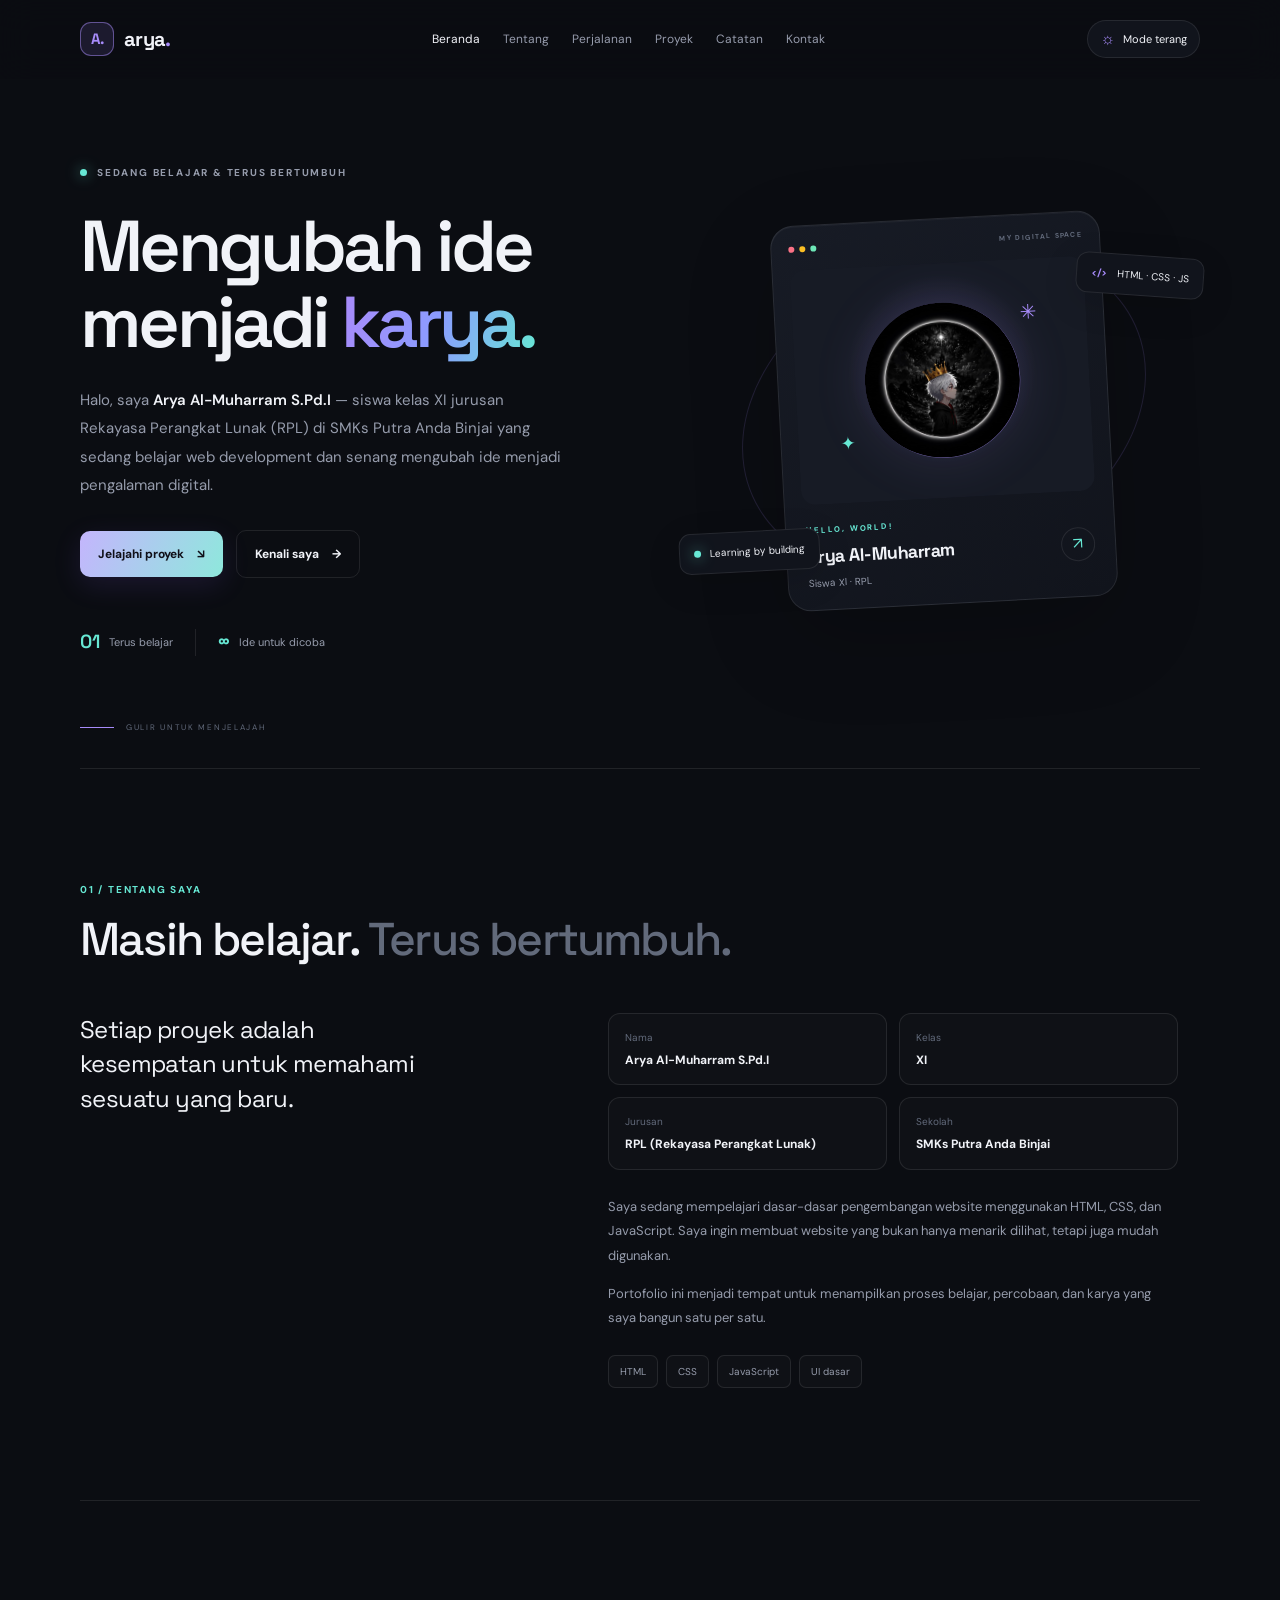
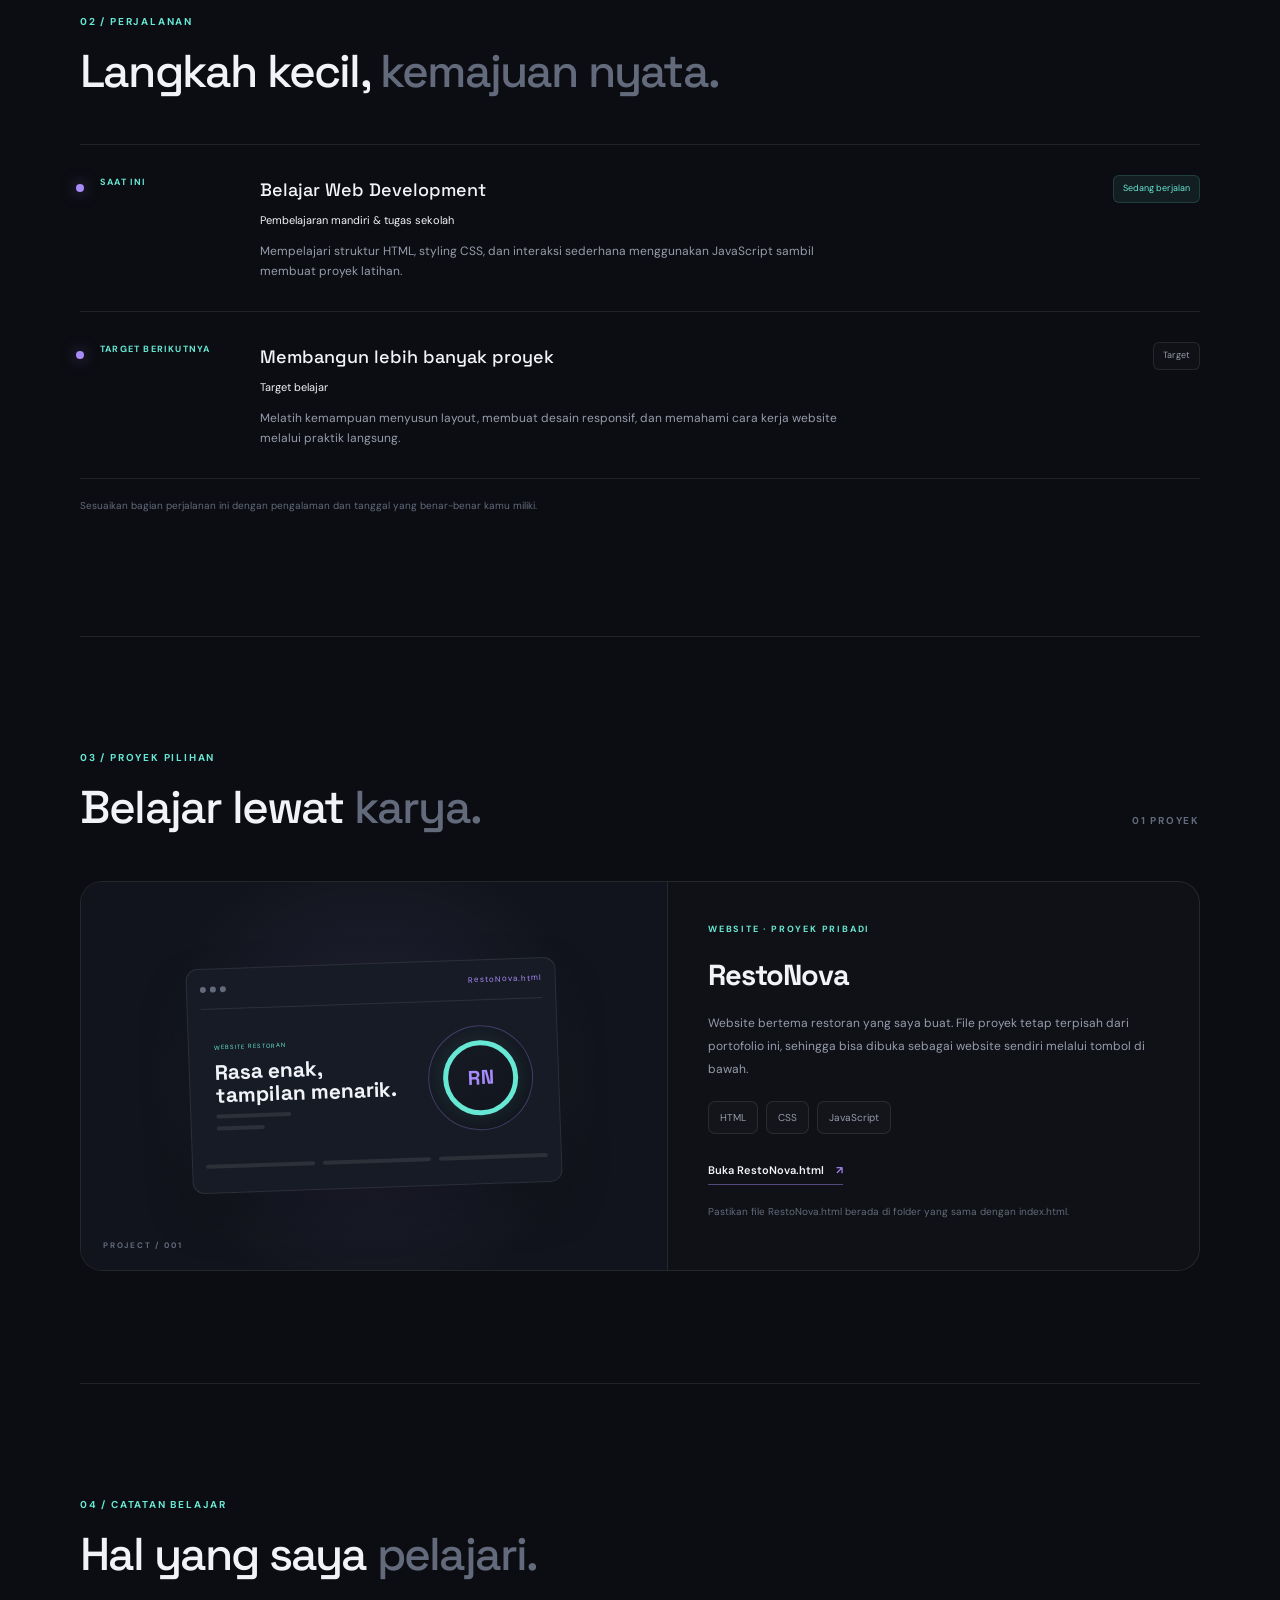
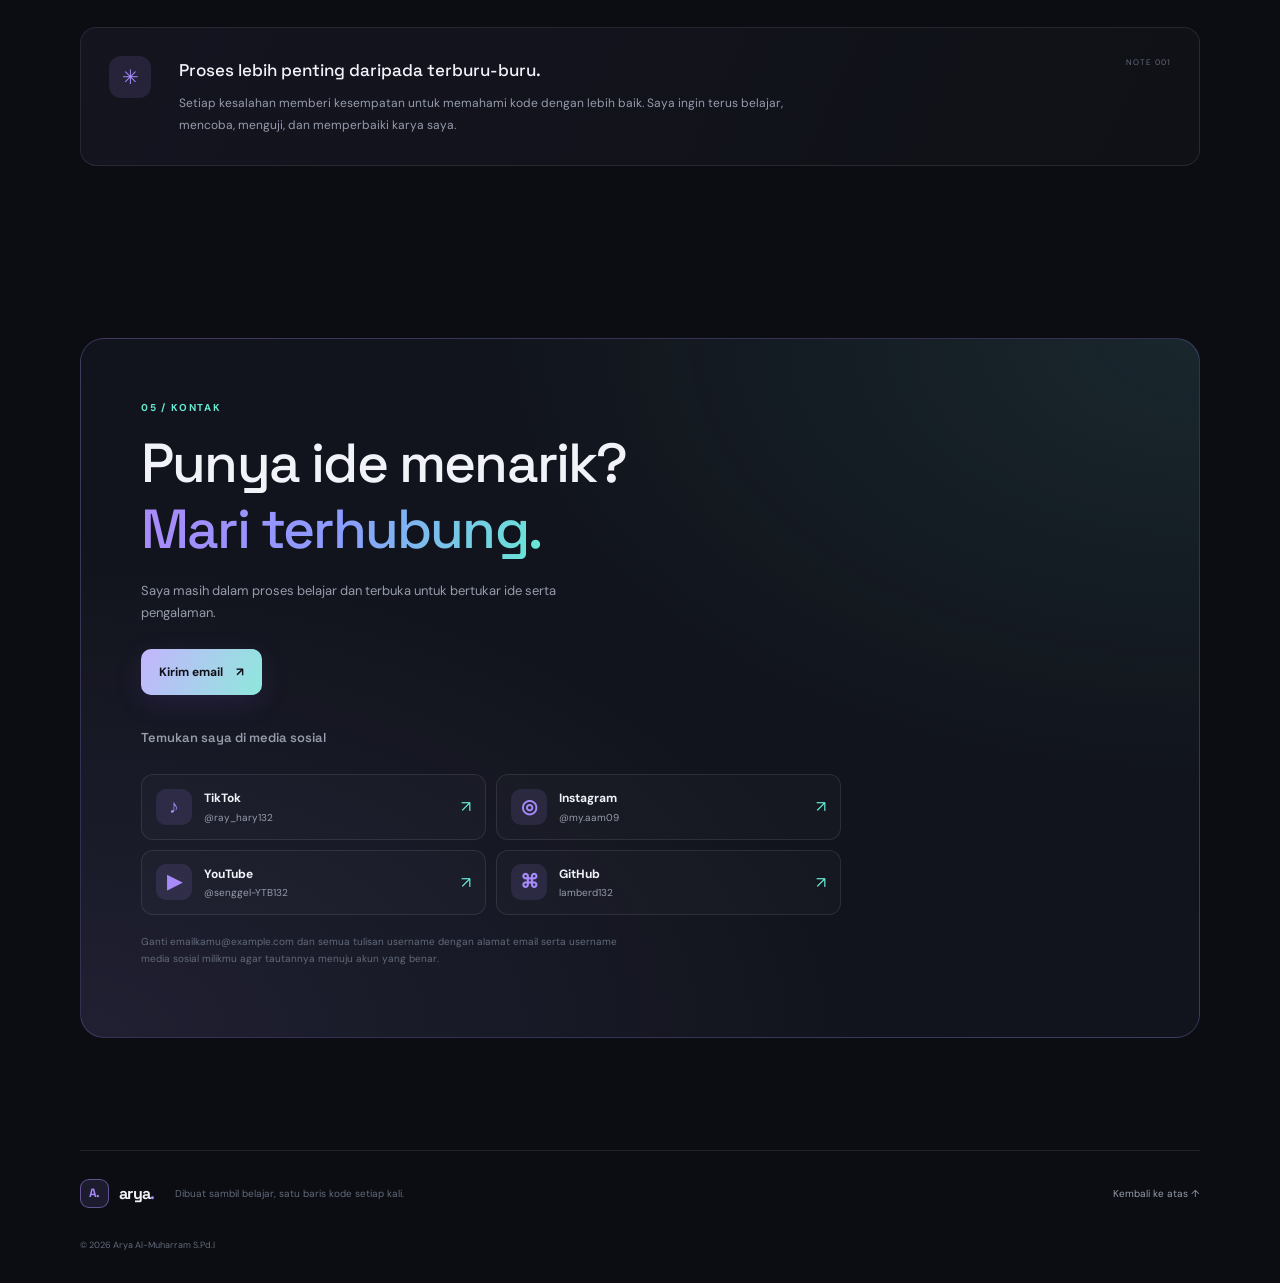
<file: index.html>
<!DOCTYPE html>
<html lang="id" data-theme="dark">
<head>
  <meta charset="UTF-8">
  <meta name="viewport" content="width=device-width, initial-scale=1.0">
  <meta name="description" content="Portofolio Arya Al-Muharram S.Pd.I, siswa kelas XI jurusan RPL di SMKs Putra Anda Binjai.">
  <title>Arya Al-Muharram — Portofolio</title>
  <link rel="icon" type="image/png" href="logo.png">
  <link rel="preconnect" href="https://fonts.googleapis.com">
  <link rel="preconnect" href="https://fonts.gstatic.com" crossorigin>
  <link href="https://fonts.googleapis.com/css2?family=DM+Sans:wght@400;500;600;700&family=Space+Grotesk:wght@400;500;600;700&display=swap" rel="stylesheet">
  <link rel="stylesheet" href="style.css">
  <script src="script.js" defer></script>
</head>
<body>
  <header class="site-header">
    <nav class="nav container" aria-label="Navigasi utama">
      <a class="brand" href="#home" aria-label="Arya, beranda"><span class="brand-mark">A.</span><span>arya<span class="brand-dot">.</span></span></a>
      <button class="menu-toggle" id="menuToggle" aria-label="Buka menu navigasi" aria-expanded="false" aria-controls="navLinks"><span></span><span></span></button>
      <div class="nav-links" id="navLinks">
        <a class="nav-link active" href="#home">Beranda</a>
        <a class="nav-link" href="#about">Tentang</a>
        <a class="nav-link" href="#experience">Perjalanan</a>
        <a class="nav-link" href="#projects">Proyek</a>
        <a class="nav-link" href="#writing">Catatan</a>
        <a class="nav-link" href="#contact">Kontak</a>
      </div>
      <button class="theme-toggle" id="themeToggle" type="button" aria-label="Ganti ke mode terang" title="Ganti tema"><span id="themeIcon" aria-hidden="true">☼</span><span id="themeText">Mode terang</span></button>
    </nav>
  </header>

  <main>
    <section class="hero container section" id="home">
      <div class="hero-copy">
        <div class="eyebrow"><span class="status-dot"></span> SEDANG BELAJAR & TERUS BERTUMBUH</div>
        <h1>Mengubah ide<br>menjadi <span class="text-gradient">karya.</span></h1>
        <p class="hero-description">Halo, saya <strong>Arya Al-Muharram S.Pd.I</strong> — siswa kelas XI jurusan Rekayasa Perangkat Lunak (RPL) di SMKs Putra Anda Binjai yang sedang belajar web development dan senang mengubah ide menjadi pengalaman digital.</p>
        <div class="hero-actions">
          <a class="button button-primary" href="#projects">Jelajahi proyek <span aria-hidden="true">↘</span></a>
          <a class="button button-quiet" href="#about">Kenali saya <span aria-hidden="true">→</span></a>
        </div>
        <div class="hero-meta">
          <div class="meta-item"><span class="meta-number">01</span><span>Terus belajar</span></div><span class="meta-divider"></span>
          <div class="meta-item"><span class="meta-number">∞</span><span>Ide untuk dicoba</span></div>
        </div>
      </div>
      <div class="hero-visual" aria-label="Kartu perkenalan Arya">
        <div class="orbit orbit-large"></div><div class="orbit orbit-small"></div>
        <div class="profile-card">
          <div class="profile-card-top"><span class="window-dots"><i></i><i></i><i></i></span><span class="card-label">MY DIGITAL SPACE</span></div>
          <div class="avatar-art" aria-label="Foto profil Arya bergantian">
            <div class="avatar-halo"></div>
            <div class="avatar-slideshow" id="avatarSlideshow">
              <img class="avatar-photo is-active" src="foto-profil-1.jpg" alt="Foto profil Arya 1">
              <img class="avatar-photo" src="foto-profil-2.jpg" alt="Foto profil Arya 2">
              <img class="avatar-photo" src="foto-profil-3.jpg" alt="Foto profil Arya 3">
              <div class="avatar-initials avatar-fallback">A<span>.</span></div>
            </div>
            <div class="avatar-spark spark-one">✳</div><div class="avatar-spark spark-two">✦</div>
          </div>
          <div class="profile-card-bottom"><div><p class="card-kicker">HELLO, WORLD!</p><h2>Arya Al-Muharram</h2><p class="card-role">Siswa XI · RPL</p></div><span class="card-arrow" aria-hidden="true">↗</span></div>
        </div>
        <div class="floating-chip chip-code"><span>&lt;/&gt;</span> HTML · CSS · JS</div>
        <div class="floating-chip chip-status"><span class="status-dot"></span> Learning by building</div>
      </div>
      <a class="scroll-cue" href="#about"><span class="scroll-line"></span> GULIR UNTUK MENJELAJAH</a>
    </section>

    <section class="section container about-section" id="about">
      <div class="section-heading"><p class="section-label">01 / TENTANG SAYA</p><h2>Masih belajar. <span class="muted-heading">Terus bertumbuh.</span></h2></div>
      <div class="about-grid">
        <p class="about-lead">Setiap proyek adalah kesempatan untuk memahami sesuatu yang baru.</p>
        <div class="about-detail">
          <div class="identity-grid" aria-label="Data diri">
            <div class="identity-item"><span>Nama</span><strong>Arya Al-Muharram S.Pd.I</strong></div>
            <div class="identity-item"><span>Kelas</span><strong>XI</strong></div>
            <div class="identity-item"><span>Jurusan</span><strong>RPL (Rekayasa Perangkat Lunak)</strong></div>
            <div class="identity-item"><span>Sekolah</span><strong>SMKs Putra Anda Binjai</strong></div>
          </div>
          <p>Saya sedang mempelajari dasar-dasar pengembangan website menggunakan HTML, CSS, dan JavaScript. Saya ingin membuat website yang bukan hanya menarik dilihat, tetapi juga mudah digunakan.</p>
          <p>Portofolio ini menjadi tempat untuk menampilkan proses belajar, percobaan, dan karya yang saya bangun satu per satu.</p>
          <div class="skill-list" aria-label="Teknologi yang sedang dipelajari"><span>HTML</span><span>CSS</span><span>JavaScript</span><span>UI dasar</span></div>
        </div>
      </div>
    </section>

    <section class="section container journey-section" id="experience">
      <div class="section-heading"><p class="section-label">02 / PERJALANAN</p><h2>Langkah kecil, <span class="muted-heading">kemajuan nyata.</span></h2></div>
      <div class="timeline">
        <article class="timeline-item"><div class="timeline-marker"></div><div class="timeline-date">SAAT INI</div><div class="timeline-content"><h3>Belajar Web Development</h3><p class="timeline-subtitle">Pembelajaran mandiri & tugas sekolah</p><p>Mempelajari struktur HTML, styling CSS, dan interaksi sederhana menggunakan JavaScript sambil membuat proyek latihan.</p></div><span class="timeline-tag">Sedang berjalan</span></article>
        <article class="timeline-item"><div class="timeline-marker"></div><div class="timeline-date">TARGET BERIKUTNYA</div><div class="timeline-content"><h3>Membangun lebih banyak proyek</h3><p class="timeline-subtitle">Target belajar</p><p>Melatih kemampuan menyusun layout, membuat desain responsif, dan memahami cara kerja website melalui praktik langsung.</p></div><span class="timeline-tag tag-muted">Target</span></article>
      </div>
      <p class="content-note">Sesuaikan bagian perjalanan ini dengan pengalaman dan tanggal yang benar-benar kamu miliki.</p>
    </section>

    <section class="section container projects-section" id="projects">
      <div class="section-heading section-heading-row"><div><p class="section-label">03 / PROYEK PILIHAN</p><h2>Belajar lewat <span class="muted-heading">karya.</span></h2></div><span class="project-count">01 PROYEK</span></div>
      <article class="project-card">
        <div class="project-preview">
          <div class="preview-window">
            <div class="preview-top"><span></span><span></span><span></span><small>RestoNova.html</small></div>
            <div class="preview-content"><div class="preview-copy"><span class="preview-mini">WEBSITE RESTORAN</span><b>Rasa enak,<br>tampilan menarik.</b><i></i><i></i></div><div class="preview-dish"><div class="dish-ring"><div class="dish-center">RN</div></div></div></div>
            <div class="preview-bottom"><span></span><span></span><span></span></div>
          </div>
          <span class="preview-caption">PROJECT / 001</span>
        </div>
        <div class="project-info">
          <div class="project-type">WEBSITE · PROYEK PRIBADI</div><h3>RestoNova</h3>
          <p>Website bertema restoran yang saya buat. File proyek tetap terpisah dari portofolio ini, sehingga bisa dibuka sebagai website sendiri melalui tombol di bawah.</p>
          <div class="project-tags"><span>HTML</span><span>CSS</span><span>JavaScript</span></div>
          <a class="project-link" href="RestoNova.html" target="_blank" rel="noopener noreferrer">Buka RestoNova.html <span aria-hidden="true">↗</span></a>
          <p class="content-note">Pastikan file RestoNova.html berada di folder yang sama dengan index.html.</p>
        </div>
      </article>
    </section>

    <section class="section container notes-section" id="writing">
      <div class="section-heading"><p class="section-label">04 / CATATAN BELAJAR</p><h2>Hal yang saya <span class="muted-heading">pelajari.</span></h2></div>
      <div class="notes-card"><div class="notes-icon" aria-hidden="true">✳</div><div><h3>Proses lebih penting daripada terburu-buru.</h3><p>Setiap kesalahan memberi kesempatan untuk memahami kode dengan lebih baik. Saya ingin terus belajar, mencoba, menguji, dan memperbaiki karya saya.</p></div><span class="notes-index">NOTE 001</span></div>
    </section>

    <section class="section container contact-section" id="contact">
      <div class="contact-panel"><p class="section-label">05 / KONTAK</p><h2>Punya ide menarik?<br><span class="text-gradient">Mari terhubung.</span></h2><p>Saya masih dalam proses belajar dan terbuka untuk bertukar ide serta pengalaman.</p><a class="button button-primary" href="mailto:emailkamu@example.com">Kirim email <span aria-hidden="true">↗</span></a>
        <p class="social-heading">Temukan saya di media sosial</p>
        <div class="social-links" aria-label="Media sosial Arya">
          <a class="social-link" href="https://www.tiktok.com/@ray_hary132?is_from_webapp=1&sender_device=pc" target="_blank" rel="noopener noreferrer"><span class="social-symbol">♪</span><span><strong>TikTok</strong><small>@ray_hary132</small></span><span class="social-arrow">↗</span></a>
          <a class="social-link" href="https://www.instagram.com/my.aam09?xtok=YzV2Ymt5Nmo2ZTgx" target="_blank" rel="noopener noreferrer"><span class="social-symbol">◎</span><span><strong>Instagram</strong><small>@my.aam09</small></span><span class="social-arrow">↗</span></a>
          <a class="social-link" href="https://www.youtube.com/@senggel-YTB132" target="_blank" rel="noopener noreferrer"><span class="social-symbol">▶</span><span><strong>YouTube</strong><small>@senggel-YTB132</small></span><span class="social-arrow">↗</span></a>
          <a class="social-link" href="https://github.com/" target="_blank" rel="noopener noreferrer"><span class="social-symbol">⌘</span><span><strong>GitHub</strong><small>lamberd132</small></span><span class="social-arrow">↗</span></a>
        </div>
        <p class="content-note">Ganti emailkamu@example.com dan semua tulisan username dengan alamat email serta username media sosial milikmu agar tautannya menuju akun yang benar.</p></div>
    </section>
  </main>

  <footer class="site-footer container"><a class="brand footer-brand" href="#home"><span class="brand-mark">A.</span><span>arya<span class="brand-dot">.</span></span></a><p>Dibuat sambil belajar, satu baris kode setiap kali.</p><a class="back-top" href="#home">Kembali ke atas ↑</a><span class="copyright">© <span id="currentYear"></span> Arya Al-Muharram S.Pd.I</span></footer>
</body>
</html>
</file>
<file: style.css>
/* PORTOFOLIO NOVA — tema gelap dan terang */
:root {
  color-scheme: dark;
  --bg: #0b0d12; --surface: #11141c; --surface-raised: #171b25;
  --text: #f1f3f8; --muted: #969cac; --subtle: #626a7b;
  --line: rgba(255,255,255,.09); --accent: #a78bfa; --accent-2: #67e8d4;
  --max-width: 1120px; --radius: 22px; --header-bg: rgba(11,13,18,.84);
  --panel-bg: rgba(255,255,255,.018); --input-bg: #171b25;
}
html[data-theme="light"] {
  color-scheme: light;
  --bg: #f7f8fc; --surface: #ffffff; --surface-raised: #eef0f7;
  --text: #171925; --muted: #606779; --subtle: #7d8494;
  --line: rgba(20,25,45,.12); --accent: #7654d8; --accent-2: #087f72;
  --header-bg: rgba(247,248,252,.88); --panel-bg: rgba(255,255,255,.78); --input-bg: #ffffff;
}
* { box-sizing: border-box; }
html { scroll-behavior: smooth; scroll-padding-top: 92px; }
body { margin:0; background:var(--bg); color:var(--text); font-family:"DM Sans",sans-serif; line-height:1.7; overflow-x:hidden; transition:background .25s,color .25s; }
a { color:inherit; text-decoration:none; }
button { font:inherit; }
::selection { background:rgba(167,139,250,.35); }
.container { width:min(var(--max-width),calc(100% - 48px)); margin-inline:auto; }
.section { padding-block:112px; position:relative; }
.site-header { position:sticky; top:0; z-index:50; background:var(--header-bg); border-bottom:1px solid transparent; backdrop-filter:blur(18px); transition:background .25s,border-color .25s; }
.site-header.scrolled { border-color:var(--line); }
.nav { min-height:78px; display:flex; align-items:center; justify-content:space-between; gap:22px; }
.brand { display:inline-flex; align-items:center; gap:10px; font-family:"Space Grotesk",sans-serif; font-weight:700; font-size:20px; letter-spacing:-.7px; }
.brand-mark { width:34px; height:34px; display:grid; place-items:center; border:1px solid color-mix(in srgb,var(--accent) 50%,transparent); background:color-mix(in srgb,var(--accent) 12%,transparent); color:var(--accent); border-radius:11px; font-size:15px; }
.brand-dot { color:var(--accent); }
.nav-links { display:flex; align-items:center; gap:23px; }
.nav-link { color:var(--muted); font-size:12px; transition:color .2s; }
.nav-link:hover,.nav-link.active { color:var(--text); }
.theme-toggle { display:inline-flex; align-items:center; gap:8px; padding:9px 12px; border:1px solid var(--line); background:var(--surface); color:var(--text); border-radius:999px; cursor:pointer; font-size:11px; white-space:nowrap; transition:background .2s,border-color .2s; }
.theme-toggle:hover { border-color:var(--accent); }
#themeIcon { color:var(--accent); font-size:16px; line-height:1; }
.menu-toggle { display:none; }
.hero { min-height:650px; display:grid; grid-template-columns:1.05fr .95fr; align-items:center; gap:42px; padding-top:85px; padding-bottom:110px; }
.eyebrow,.section-label,.card-kicker,.card-label,.project-type,.preview-caption,.project-count { font-size:10px; letter-spacing:1.8px; font-weight:700; }
.eyebrow { color:var(--muted); display:flex; align-items:center; gap:10px; margin-bottom:27px; }
.status-dot { display:inline-block; width:7px; height:7px; border-radius:50%; background:var(--accent-2); box-shadow:0 0 14px color-mix(in srgb,var(--accent-2) 65%,transparent); flex:0 0 auto; }
h1,h2,h3,p { margin-top:0; }
h1,h2,h3 { font-family:"Space Grotesk",sans-serif; }
h1 { font-size:clamp(43px,5.7vw,72px); line-height:1.06; letter-spacing:-3.7px; margin-bottom:25px; font-weight:600; }
.text-gradient { background:linear-gradient(105deg,var(--accent) 5%,#8b9cff 50%,var(--accent-2) 100%); -webkit-background-clip:text; background-clip:text; color:transparent; }
.hero-description { max-width:490px; color:var(--muted); font-size:15px; line-height:1.9; }
.hero-description strong { color:var(--text); font-weight:600; }
.hero-actions { display:flex; align-items:center; gap:13px; margin-top:30px; flex-wrap:wrap; }
.button { display:inline-flex; align-items:center; justify-content:center; gap:13px; padding:13px 18px; border-radius:10px; font-size:12px; font-weight:700; transition:transform .2s,box-shadow .2s; }
.button:hover { transform:translateY(-2px); }
.button-primary { color:#101019; background:linear-gradient(115deg,#c4b5fd,#8ee8dc); box-shadow:0 8px 28px rgba(139,92,246,.13); }
.button-quiet { border:1px solid var(--line); color:var(--text); }
.button-quiet:hover { border-color:var(--accent); }
.hero-meta { display:flex; align-items:center; gap:22px; margin-top:48px; }
.meta-item { display:flex; align-items:center; gap:9px; color:var(--muted); font-size:11px; }
.meta-number { color:var(--accent-2); font-family:"Space Grotesk",sans-serif; font-size:19px; font-weight:600; }
.meta-divider { height:27px; width:1px; background:var(--line); }
.hero-visual { min-height:420px; display:grid; place-items:center; position:relative; }
.orbit { position:absolute; border:1px solid color-mix(in srgb,var(--accent) 15%,transparent); border-radius:50%; transform:rotate(-24deg); }
.orbit-large { width:420px; height:310px; }.orbit-small { width:350px; height:250px; border-color:color-mix(in srgb,var(--accent-2) 13%,transparent); transform:rotate(30deg); }
.profile-card { position:relative; z-index:2; width:min(330px,82%); padding:17px; border:1px solid var(--line); border-radius:23px; background:linear-gradient(145deg,var(--surface-raised),var(--surface)); box-shadow:0 30px 90px rgba(0,0,0,.18),inset 0 1px 0 rgba(255,255,255,.04); transform:rotate(-3deg); }
.profile-card-top { display:flex; align-items:center; justify-content:space-between; }.window-dots { display:flex; gap:5px; }.window-dots i { width:6px;height:6px;border-radius:50%;background:#545a6b; }.window-dots i:first-child{background:#fb7185}.window-dots i:nth-child(2){background:#fbbf24}.window-dots i:nth-child(3){background:#6ee7b7}
.card-label { font-size:7px; color:var(--subtle); letter-spacing:1.3px; }
.avatar-art { height:235px; margin:15px 0; display:grid; place-items:center; overflow:hidden; position:relative; border-radius:15px; background:radial-gradient(circle at 50% 45%,color-mix(in srgb,var(--accent) 24%,transparent),transparent 48%),var(--surface-raised); }
.avatar-halo { position:absolute; width:155px;height:155px;border:1px solid color-mix(in srgb,var(--accent) 42%,transparent);border-radius:50%;box-shadow:0 0 55px color-mix(in srgb,var(--accent) 13%,transparent),inset 0 0 35px color-mix(in srgb,var(--accent) 9%,transparent); }
.avatar-initials { font-family:"Space Grotesk",sans-serif;font-size:100px;line-height:1;font-weight:700;letter-spacing:-10px;padding-right:10px;color:var(--text);text-shadow:0 0 40px color-mix(in srgb,var(--accent) 25%,transparent); }.avatar-initials span{color:var(--accent-2)}

/* Foto profil bergantian: area lain tidak berubah */
.profile-slides { position:relative; z-index:1; width:155px; height:155px; border-radius:50%; overflow:hidden; display:grid; place-items:center; }
.profile-slide { position:absolute; inset:0; width:100%; height:100%; object-fit:cover; object-position:center; border-radius:50%; opacity:0; transform:scale(.97); transition:opacity .7s ease, transform .7s ease; border:1px solid color-mix(in srgb,var(--accent) 42%,transparent); }
.profile-slide.is-active { opacity:1; transform:scale(1); }
.profile-slide.photo-missing { display:none; }
.profile-fallback { position:relative; z-index:-1; }
.profile-slides:has(.profile-slide.is-active:not(.photo-missing)) .profile-fallback { opacity:0; }
@media (prefers-reduced-motion: reduce) { .profile-slide { transition:none; } }

.avatar-spark { position:absolute;color:var(--accent); }.spark-one{top:36px;right:49px;font-size:20px}.spark-two{bottom:43px;left:42px;font-size:18px;color:var(--accent-2)}
.profile-card-bottom { display:flex;align-items:center;justify-content:space-between;padding:4px 3px 1px; }.card-kicker{color:var(--accent-2);font-size:8px;margin-bottom:5px}.profile-card h2{font-size:18px;letter-spacing:-.5px;margin-bottom:2px}.card-role{font-size:10px;color:var(--muted);margin-bottom:0}.card-arrow{display:grid;place-items:center;width:34px;height:34px;border-radius:50%;border:1px solid var(--line);color:var(--accent-2)}
.floating-chip { position:absolute;z-index:3;border:1px solid var(--line);background:var(--surface);box-shadow:0 10px 35px rgba(0,0,0,.13);border-radius:12px;padding:11px 14px;font-size:10px;color:var(--text); }.chip-code{top:54px;right:-4px;transform:rotate(4deg)}.chip-code span{color:var(--accent);font-weight:700;margin-right:7px}.chip-status{bottom:49px;left:-9px;display:flex;align-items:center;gap:9px;transform:rotate(-3deg)}
.scroll-cue { position:absolute;bottom:34px;left:0;display:flex;align-items:center;gap:12px;color:var(--subtle);font-size:8px;letter-spacing:1.7px; }.scroll-line{width:34px;height:1px;background:var(--accent)}
.section-heading { margin-bottom:45px; }.section-label{color:var(--accent-2);margin-bottom:14px}.section-heading h2,.contact-panel h2{font-size:clamp(30px,4vw,46px);line-height:1.2;letter-spacing:-1.8px;font-weight:500;margin-bottom:0}.muted-heading{color:var(--subtle)}
.about-section,.journey-section,.projects-section,.notes-section{border-top:1px solid var(--line)}
.about-grid{display:grid;grid-template-columns:.85fr 1.15fr;gap:90px}.about-lead{font-family:"Space Grotesk",sans-serif;font-size:24px;line-height:1.45;letter-spacing:-.6px;color:var(--text);max-width:360px}.about-detail{max-width:570px}.about-detail p{color:var(--muted);font-size:13px;line-height:1.9}.skill-list,.project-tags{display:flex;flex-wrap:wrap;gap:8px;margin-top:24px}.skill-list span,.project-tags span{padding:7px 11px;border:1px solid var(--line);border-radius:7px;color:var(--muted);font-size:10px;background:var(--panel-bg)}
.timeline{border-top:1px solid var(--line)}.timeline-item{position:relative;display:grid;grid-template-columns:150px 1fr auto;gap:30px;padding:30px 0;border-bottom:1px solid var(--line)}.timeline-marker{position:absolute;top:39px;left:-4px;width:8px;height:8px;border-radius:50%;background:var(--accent);box-shadow:0 0 15px color-mix(in srgb,var(--accent) 50%,transparent)}.timeline-date{padding-left:20px;color:var(--accent-2);font-size:9px;letter-spacing:1.2px;font-weight:700}.timeline-content h3{font-size:18px;font-weight:500;margin-bottom:5px}.timeline-subtitle{color:var(--text)!important;font-size:11px!important;margin-bottom:11px!important}.timeline-content p{max-width:600px;color:var(--muted);font-size:12px;margin-bottom:0}.timeline-tag{align-self:start;color:var(--accent-2);background:color-mix(in srgb,var(--accent-2) 8%,transparent);border:1px solid color-mix(in srgb,var(--accent-2) 16%,transparent);padding:5px 9px;border-radius:6px;font-size:9px;white-space:nowrap}.timeline-tag.tag-muted{color:var(--muted);background:var(--panel-bg);border-color:var(--line)}.content-note{color:var(--subtle);font-size:10px;line-height:1.7;margin-top:18px}
.section-heading-row{display:flex;align-items:end;justify-content:space-between;gap:20px}.project-count{color:var(--subtle);margin-bottom:7px}.project-card{display:grid;grid-template-columns:1.05fr .95fr;border:1px solid var(--line);border-radius:var(--radius);overflow:hidden;background:var(--panel-bg)}.project-preview{min-height:330px;padding:35px;display:grid;place-items:center;position:relative;background:radial-gradient(circle at 50% 50%,color-mix(in srgb,var(--accent) 13%,transparent),transparent 65%),var(--surface);border-right:1px solid var(--line);overflow:hidden}.preview-window{width:100%;max-width:370px;height:225px;padding:13px;border:1px solid var(--line);border-radius:12px;background:var(--surface-raised);transform:rotate(-2deg);box-shadow:0 22px 50px rgba(0,0,0,.2)}.preview-top{display:flex;align-items:center;gap:4px;padding-bottom:12px;border-bottom:1px solid var(--line)}.preview-top>span{width:6px;height:6px;border-radius:50%;background:var(--subtle)}.preview-top small{margin-left:auto;font-size:8px;color:var(--accent);letter-spacing:1px}.preview-content{height:155px;display:flex;align-items:center;justify-content:space-around;gap:8px}.preview-copy{display:flex;flex-direction:column;gap:8px}.preview-mini{color:var(--accent-2);font-size:6px;letter-spacing:1px}.preview-copy b{font-family:"Space Grotesk",sans-serif;font-size:21px;line-height:1.1;color:var(--text)}.preview-copy i{height:4px;width:75px;border-radius:3px;background:var(--line)}.preview-copy i:last-child{width:48px}.preview-dish{width:105px;height:105px;border-radius:50%;background:linear-gradient(135deg,var(--surface-raised),var(--surface));display:grid;place-items:center;border:1px solid color-mix(in srgb,var(--accent) 30%,transparent)}.dish-ring{width:75px;height:75px;border:5px solid var(--accent-2);border-radius:50%;display:grid;place-items:center;box-shadow:0 0 25px color-mix(in srgb,var(--accent-2) 12%,transparent)}.dish-center{font-family:"Space Grotesk",sans-serif;font-size:20px;font-weight:700;color:var(--accent)}.preview-bottom{display:flex;gap:8px}.preview-bottom span{height:4px;flex:1;background:var(--line);border-radius:3px}.preview-caption{position:absolute;bottom:18px;left:22px;color:var(--subtle);font-size:8px}
.project-info{padding:40px;align-self:center}.project-type{color:var(--accent-2);font-size:9px;margin-bottom:13px}.project-info h3{font-size:29px;letter-spacing:-1px;margin-bottom:13px}.project-info>p:not(.content-note){color:var(--muted);font-size:12px;line-height:1.9}.project-tags{margin-top:20px}.project-link{display:inline-flex;gap:12px;margin-top:27px;padding-bottom:5px;border-bottom:1px solid color-mix(in srgb,var(--accent) 45%,transparent);font-size:11px;font-weight:600}.project-link span{color:var(--accent)}
.notes-card{display:grid;grid-template-columns:48px 1fr auto;align-items:start;gap:22px;padding:28px;border:1px solid var(--line);border-radius:16px;background:linear-gradient(115deg,color-mix(in srgb,var(--accent) 6%,transparent),var(--panel-bg))}.notes-icon{width:42px;height:42px;display:grid;place-items:center;border-radius:12px;background:color-mix(in srgb,var(--accent) 12%,transparent);color:var(--accent);font-size:20px}.notes-card h3{font-size:17px;font-weight:500;margin-bottom:8px}.notes-card p{color:var(--muted);font-size:12px;line-height:1.8;max-width:650px;margin-bottom:0}.notes-index{color:var(--subtle);font-size:8px;letter-spacing:1px}
.contact-section{padding-top:60px}.contact-panel{position:relative;overflow:hidden;padding:60px;border:1px solid color-mix(in srgb,var(--accent) 24%,transparent);border-radius:24px;background:radial-gradient(ellipse at 100% 0%,color-mix(in srgb,var(--accent-2) 9%,transparent),transparent 45%),radial-gradient(ellipse at 0% 100%,color-mix(in srgb,var(--accent) 10%,transparent),transparent 50%),var(--surface)}.contact-panel h2{font-size:clamp(36px,5vw,55px);margin-bottom:18px}.contact-panel>p:not(.section-label):not(.content-note){color:var(--muted);max-width:480px;font-size:13px;margin-bottom:25px}.contact-panel .content-note{max-width:480px}
.site-footer{display:grid;grid-template-columns:auto 1fr auto;align-items:center;gap:20px;padding-top:28px;padding-bottom:30px;border-top:1px solid var(--line)}.footer-brand{font-size:16px}.footer-brand .brand-mark{width:29px;height:29px;border-radius:9px;font-size:12px}.site-footer>p{color:var(--subtle);font-size:10px;margin:0}.back-top{color:var(--muted);font-size:10px}.back-top:hover{color:var(--text)}.copyright{grid-column:1/-1;color:var(--subtle);font-size:9px;padding-top:10px}
@media(max-width:900px){.nav-links{gap:14px}.nav-link{font-size:11px}.hero{gap:20px;min-height:610px}h1{letter-spacing:-2.5px}.hero-visual{transform:scale(.9)}.about-grid{gap:45px}.timeline-item{grid-template-columns:120px 1fr}.timeline-tag{grid-column:2;justify-self:start}.project-info{padding:28px}.project-preview{padding:25px}}
@media(max-width:680px){.container{width:min(100% - 36px,var(--max-width))}.section{padding-block:76px}.nav{min-height:68px;gap:10px}.menu-toggle{display:flex;width:40px;height:40px;border:1px solid var(--line);border-radius:11px;background:var(--surface);align-items:center;justify-content:center;flex-direction:column;gap:6px;cursor:pointer}.menu-toggle span{display:block;height:1.5px;width:17px;background:var(--text);transition:transform .2s}.menu-toggle[aria-expanded="true"] span:first-child{transform:translateY(3.75px) rotate(45deg)}.menu-toggle[aria-expanded="true"] span:last-child{transform:translateY(-3.75px) rotate(-45deg)}.nav-links{display:none;position:absolute;top:68px;left:0;right:0;padding:18px 24px 24px;background:var(--bg);border-bottom:1px solid var(--line);flex-direction:column;align-items:stretch;gap:0}.nav-links.open{display:flex}.nav-link{padding:12px 0;border-bottom:1px solid var(--line);font-size:14px}.nav-link:last-child{border-bottom:0}.theme-toggle{margin-left:auto;padding:9px 10px;font-size:10px}.hero{grid-template-columns:1fr;padding-top:64px;padding-bottom:100px;gap:20px}.hero-copy{position:relative;z-index:2}.eyebrow{font-size:8px;letter-spacing:1.2px;margin-bottom:20px}h1{font-size:clamp(43px,12vw,62px);letter-spacing:-2.8px}.hero-description{font-size:13px}.hero-meta{margin-top:32px}.hero-visual{min-height:360px;transform:none;margin-top:5px}.profile-card{width:min(300px,78%)}.avatar-art{height:195px}.avatar-initials{font-size:85px}.orbit-large{width:330px;height:265px}.orbit-small{width:290px;height:225px}.chip-code{right:0;top:38px}.chip-status{left:0;bottom:33px}.scroll-cue{bottom:28px;font-size:7px}.section-heading{margin-bottom:30px}.section-heading h2{font-size:32px;letter-spacing:-1.3px}.about-grid{grid-template-columns:1fr;gap:14px}.about-lead{font-size:22px;margin-bottom:5px}.timeline-item{grid-template-columns:1fr;gap:11px;padding:25px 0}.timeline-marker{top:33px}.timeline-date{padding-left:20px}.timeline-content{padding-left:20px}.timeline-tag{grid-column:1;margin-left:20px}.section-heading-row{align-items:start}.project-count{font-size:8px;padding-top:7px}.project-card{grid-template-columns:1fr}.project-preview{min-height:280px;border-right:0;border-bottom:1px solid var(--line);padding:25px 20px}.preview-window{height:205px}.preview-content{height:135px}.project-info{padding:28px 23px}.notes-card{grid-template-columns:42px 1fr;padding:22px;gap:15px}.notes-index{grid-column:2}.contact-panel{padding:36px 24px;border-radius:18px}.contact-panel h2{font-size:38px;letter-spacing:-1.5px}.site-footer{grid-template-columns:1fr auto;gap:14px}.site-footer>p{grid-column:1/-1;grid-row:2}.back-top{grid-column:2;grid-row:1}.copyright{grid-row:3}}
@media(prefers-reduced-motion:reduce){*,*::before,*::after{scroll-behavior:auto!important;transition-duration:.01ms!important}}


/* Data diri dan tautan media sosial */
.identity-grid { display:grid; grid-template-columns:repeat(2,minmax(0,1fr)); gap:12px; margin-bottom:25px; }
.identity-item { min-width:0; padding:15px 16px; border:1px solid var(--line); border-radius:12px; background:var(--panel-bg); }
.identity-item span { display:block; margin-bottom:5px; color:var(--subtle); font-size:10px; }
.identity-item strong { display:block; color:var(--text); font-size:12px; line-height:1.55; overflow-wrap:anywhere; }
.social-heading { margin-top:32px; margin-bottom:13px; color:var(--text); font-family:"Space Grotesk",sans-serif; font-size:14px; font-weight:600; }
.social-links { display:grid; grid-template-columns:repeat(2,minmax(0,1fr)); gap:10px; max-width:700px; margin-bottom:16px; }
.social-link { display:flex; align-items:center; gap:12px; min-width:0; padding:13px 14px; border:1px solid var(--line); border-radius:12px; background:var(--panel-bg); transition:transform .2s,border-color .2s,background .2s; }
.social-link:hover { transform:translateY(-2px); border-color:var(--accent); background:var(--surface-raised); }
.social-symbol { display:grid; place-items:center; flex:0 0 36px; width:36px; height:36px; border-radius:10px; color:var(--accent); background:color-mix(in srgb,var(--accent) 12%,transparent); font-size:19px; font-weight:700; }
.social-link strong,.social-link small { display:block; }
.social-link strong { color:var(--text); font-size:12px; }
.social-link small { color:var(--muted); font-size:10px; overflow-wrap:anywhere; }
.social-arrow { margin-left:auto; color:var(--accent-2); }
@media(max-width:680px) { .identity-grid,.social-links { grid-template-columns:1fr; } }


/* Foto profil otomatis berganti, tepat di dalam lingkaran avatar */
.avatar-slideshow {
  position: absolute;
  z-index: 1;
  width: 155px;
  height: 155px;
  top: 50%;
  left: 50%;
  transform: translate(-50%, -50%);
  overflow: hidden;
  border-radius: 50%;
}
.avatar-photo {
  position: absolute;
  inset: 0;
  display: block;
  width: 100%;
  height: 100%;
  object-fit: cover;
  object-position: center;
  border-radius: 50%;
  opacity: 0;
  transform: scale(1.03);
  transition: opacity .65s ease, transform .65s ease;
}
.avatar-photo.is-active {
  opacity: 1;
  transform: scale(1);
}
.avatar-fallback {
  position: absolute;
  inset: 0;
  z-index: 2;
  display: grid;
  place-items: center;
  width: 100%;
  height: 100%;
  padding: 0;
  margin: 0;
  letter-spacing: normal;
  line-height: 1;
  transform: none;
  pointer-events: none;
  transition: opacity .35s ease;
}
.avatar-fallback span {
  display: inline;
}
.avatar-slideshow.has-photo .avatar-fallback {
  opacity: 0;
}
@media (max-width: 700px) {
  .avatar-slideshow {
    width: 135px;
    height: 135px;
  }
}
</file>
